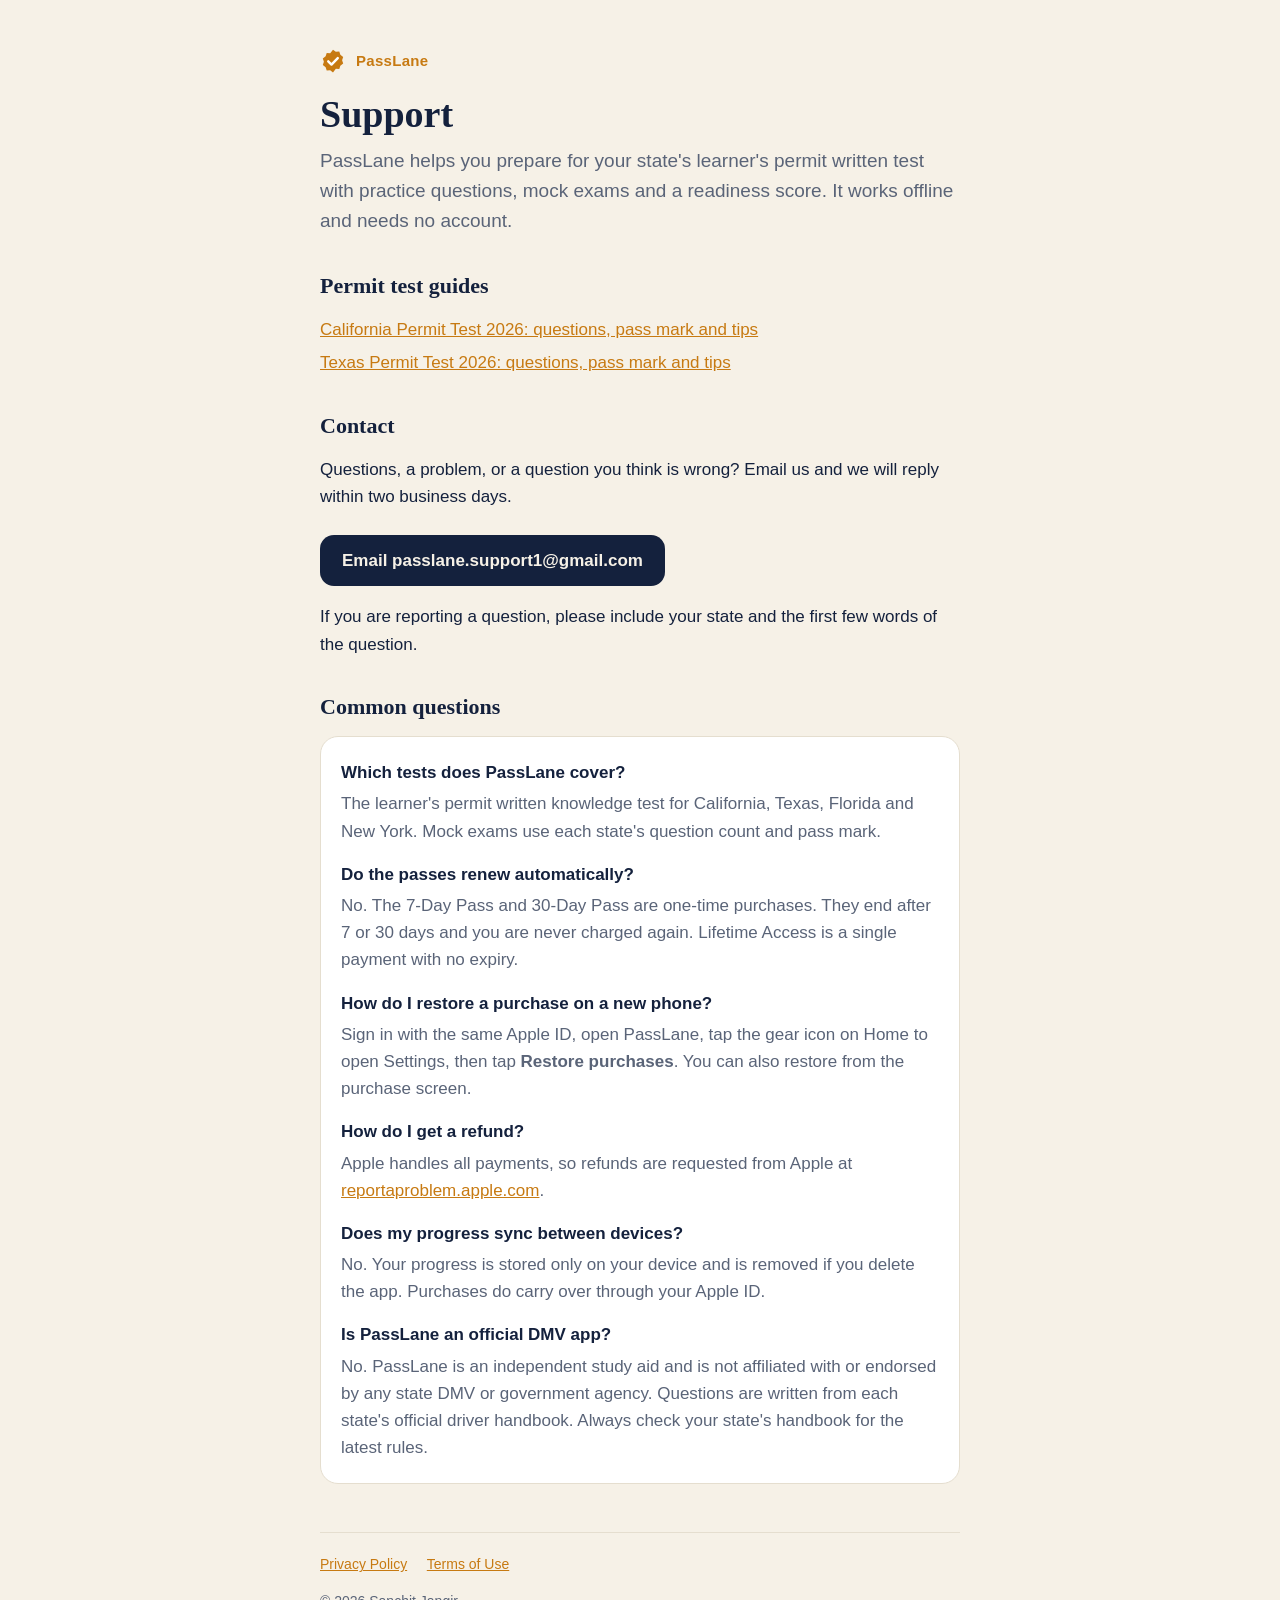
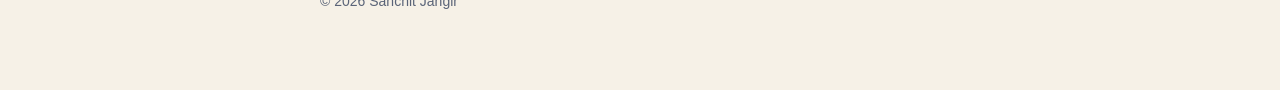
<file: index.html>
<!doctype html>
<html lang="en">
<head>
<meta charset="utf-8">
<meta name="viewport" content="width=device-width, initial-scale=1">
<title>PassLane Support</title>
<meta name="description" content="Help and contact for PassLane, the permit test practice app.">
<meta name="google-site-verification" content="j4LfufaXxkLrqQQERvVdQ6Fu5slyTYAczbZDl1T88Wg" />
<meta name="apple-itunes-app" content="app-id=6816725774">
<link rel="stylesheet" href="style.css">
</head>
<body>
<main>
<header>
  <a class="brand" href="./"><svg viewBox="0 0 24 24" aria-hidden="true"><path fill="currentColor" d="M12 1.5l2.6 1.9 3.2-.2 1 3.1 2.6 1.9-1 3.1 1 3.1-2.6 1.9-1 3.1-3.2-.2L12 22.5l-2.6-1.9-3.2.2-1-3.1-2.6-1.9 1-3.1-1-3.1 2.6-1.9 1-3.1 3.2.2z"/><path fill="none" stroke="#fff" stroke-width="2.2" stroke-linecap="round" stroke-linejoin="round" d="M7.6 12.3l3 3 5.8-6"/></svg> PassLane</a>
  <h1>Support</h1>
  <p class="lede">PassLane helps you prepare for your state's learner's permit written test with practice questions, mock exams and a readiness score. It works offline and needs no account.</p>
</header>

<h2>Permit test guides</h2>
<p class="guides">
  <a href="california-permit-test.html">California Permit Test 2026: questions, pass mark and tips</a>
  <a href="texas-permit-test.html">Texas Permit Test 2026: questions, pass mark and tips</a>
</p>

<h2>Contact</h2>
<p>Questions, a problem, or a question you think is wrong? Email us and we will reply within two business days.</p>
<a class="button" href="mailto:passlane.support1@gmail.com?subject=PassLane%20support">Email passlane.support1@gmail.com</a>
<p>If you are reporting a question, please include your state and the first few words of the question.</p>

<h2>Common questions</h2>
<div class="card">
  <h3>Which tests does PassLane cover?</h3>
  <p>The learner's permit written knowledge test for California, Texas, Florida and New York. Mock exams use each state's question count and pass mark.</p>

  <h3>Do the passes renew automatically?</h3>
  <p>No. The 7-Day Pass and 30-Day Pass are one-time purchases. They end after 7 or 30 days and you are never charged again. Lifetime Access is a single payment with no expiry.</p>

  <h3>How do I restore a purchase on a new phone?</h3>
  <p>Sign in with the same Apple ID, open PassLane, tap the gear icon on Home to open Settings, then tap <strong>Restore purchases</strong>. You can also restore from the purchase screen.</p>

  <h3>How do I get a refund?</h3>
  <p>Apple handles all payments, so refunds are requested from Apple at <a href="https://reportaproblem.apple.com">reportaproblem.apple.com</a>.</p>

  <h3>Does my progress sync between devices?</h3>
  <p>No. Your progress is stored only on your device and is removed if you delete the app. Purchases do carry over through your Apple ID.</p>

  <h3>Is PassLane an official DMV app?</h3>
  <p>No. PassLane is an independent study aid and is not affiliated with or endorsed by any state DMV or government agency. Questions are written from each state's official driver handbook. Always check your state's handbook for the latest rules.</p>
</div>

<footer>
  <a href="privacy.html">Privacy Policy</a>
  <a href="https://www.apple.com/legal/internet-services/itunes/dev/stdeula/">Terms of Use</a>
  <p>&copy; 2026 Sanchit Jangir</p>
</footer>
</main>
</body>
</html>
</file>
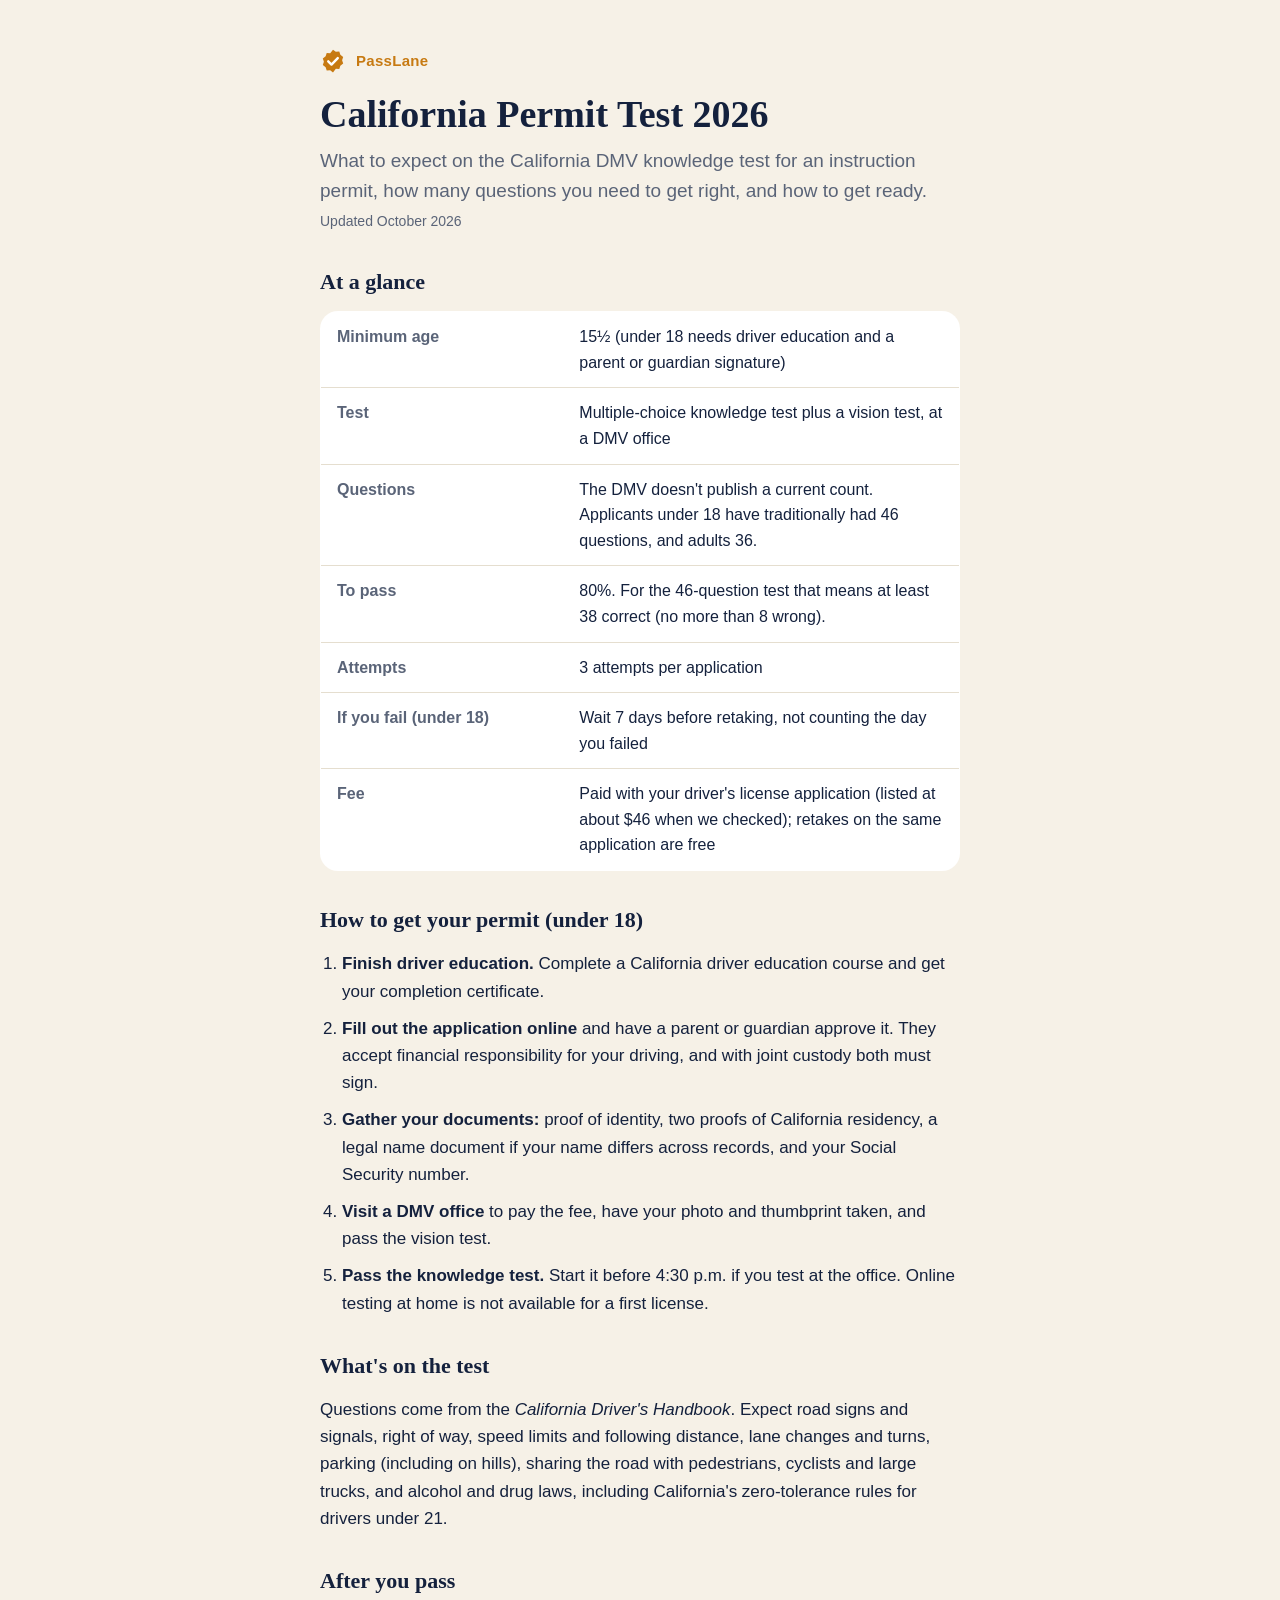
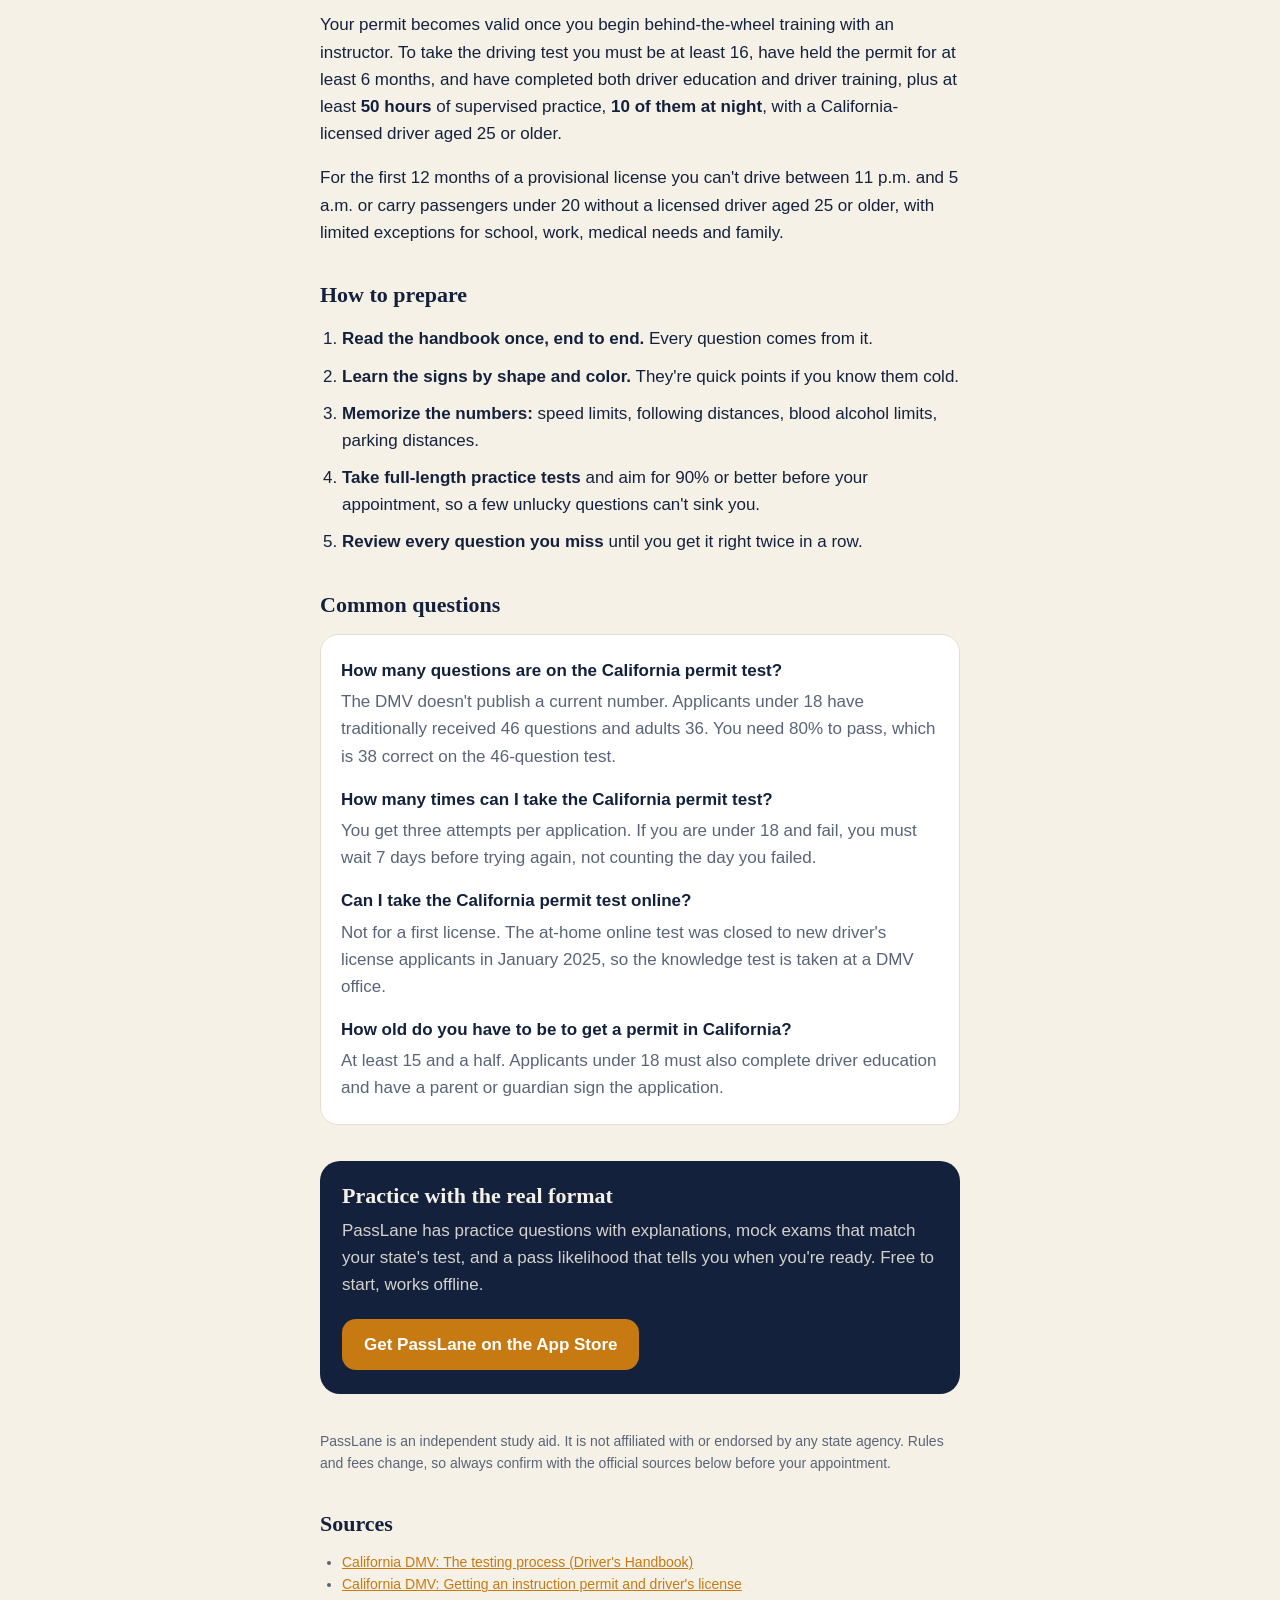
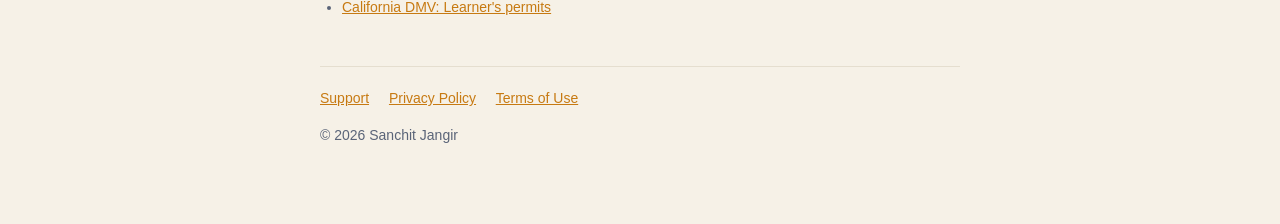
<file: california-permit-test.html>
<!doctype html>
<html lang="en">
<head>
<meta charset="utf-8">
<meta name="viewport" content="width=device-width, initial-scale=1">
<title>California Permit Test 2026: Questions, Pass Mark &amp; Tips | PassLane</title>
<meta name="description" content="California DMV permit test 2026: how many questions, the 80% pass mark, retake rules, documents and how to prepare.">
<meta name="apple-itunes-app" content="app-id=6816725774">
<link rel="canonical" href="https://oldmonk262.github.io/passlane/california-permit-test.html">
<link rel="stylesheet" href="style.css">
<script type="application/ld+json">{"@context": "https://schema.org", "@type": "FAQPage", "mainEntity": [{"@type": "Question", "name": "How many questions are on the California permit test?", "acceptedAnswer": {"@type": "Answer", "text": "The DMV doesn't publish a current number. Applicants under 18 have traditionally received 46 questions and adults 36. You need 80% to pass, which is 38 correct on the 46-question test."}}, {"@type": "Question", "name": "How many times can I take the California permit test?", "acceptedAnswer": {"@type": "Answer", "text": "You get three attempts per application. If you are under 18 and fail, you must wait 7 days before trying again, not counting the day you failed."}}, {"@type": "Question", "name": "Can I take the California permit test online?", "acceptedAnswer": {"@type": "Answer", "text": "Not for a first license. The at-home online test was closed to new driver's license applicants in January 2025, so the knowledge test is taken at a DMV office."}}, {"@type": "Question", "name": "How old do you have to be to get a permit in California?", "acceptedAnswer": {"@type": "Answer", "text": "At least 15 and a half. Applicants under 18 must also complete driver education and have a parent or guardian sign the application."}}]}</script>
</head>
<body>
<main>
<header>
  <a class="brand" href="./"><svg viewBox="0 0 24 24" aria-hidden="true"><path fill="currentColor" d="M12 1.5l2.6 1.9 3.2-.2 1 3.1 2.6 1.9-1 3.1 1 3.1-2.6 1.9-1 3.1-3.2-.2L12 22.5l-2.6-1.9-3.2.2-1-3.1-2.6-1.9 1-3.1-1-3.1 2.6-1.9 1-3.1 3.2.2z"/><path fill="none" stroke="#fff" stroke-width="2.2" stroke-linecap="round" stroke-linejoin="round" d="M7.6 12.3l3 3 5.8-6"/></svg> PassLane</a>
  <h1>California Permit Test 2026</h1>
  <p class="lede">What to expect on the California DMV knowledge test for an instruction permit, how many questions you need to get right, and how to get ready.</p>
  <p class="updated">Updated October 2026</p>
</header>

<h2>At a glance</h2>
<table class="facts">
  <tr><th>Minimum age</th><td>15&frac12; (under 18 needs driver education and a parent or guardian signature)</td></tr>
  <tr><th>Test</th><td>Multiple-choice knowledge test plus a vision test, at a DMV office</td></tr>
  <tr><th>Questions</th><td>The DMV doesn't publish a current count. Applicants under 18 have traditionally had 46 questions, and adults 36.</td></tr>
  <tr><th>To pass</th><td>80%. For the 46-question test that means at least 38 correct (no more than 8 wrong).</td></tr>
  <tr><th>Attempts</th><td>3 attempts per application</td></tr>
  <tr><th>If you fail (under 18)</th><td>Wait 7 days before retaking, not counting the day you failed</td></tr>
  <tr><th>Fee</th><td>Paid with your driver's license application (listed at about $46 when we checked); retakes on the same application are free</td></tr>
</table>

<h2>How to get your permit (under 18)</h2>
<ol class="steps">
  <li><strong>Finish driver education.</strong> Complete a California driver education course and get your completion certificate.</li>
  <li><strong>Fill out the application online</strong> and have a parent or guardian approve it. They accept financial responsibility for your driving, and with joint custody both must sign.</li>
  <li><strong>Gather your documents:</strong> proof of identity, two proofs of California residency, a legal name document if your name differs across records, and your Social Security number.</li>
  <li><strong>Visit a DMV office</strong> to pay the fee, have your photo and thumbprint taken, and pass the vision test.</li>
  <li><strong>Pass the knowledge test.</strong> Start it before 4:30 p.m. if you test at the office. Online testing at home is not available for a first license.</li>
</ol>

<h2>What's on the test</h2>
<p>Questions come from the <em>California Driver's Handbook</em>. Expect road signs and signals, right of way, speed limits and following distance, lane changes and turns, parking (including on hills), sharing the road with pedestrians, cyclists and large trucks, and alcohol and drug laws, including California's zero-tolerance rules for drivers under 21.</p>

<h2>After you pass</h2>
<p>Your permit becomes valid once you begin behind-the-wheel training with an instructor. To take the driving test you must be at least 16, have held the permit for at least 6 months, and have completed both driver education and driver training, plus at least <strong>50 hours</strong> of supervised practice, <strong>10 of them at night</strong>, with a California-licensed driver aged 25 or older.</p>
<p>For the first 12 months of a provisional license you can't drive between 11 p.m. and 5 a.m. or carry passengers under 20 without a licensed driver aged 25 or older, with limited exceptions for school, work, medical needs and family.</p>

<h2>How to prepare</h2>
<ol class="steps">
  <li><strong>Read the handbook once, end to end.</strong> Every question comes from it.</li>
  <li><strong>Learn the signs by shape and color.</strong> They're quick points if you know them cold.</li>
  <li><strong>Memorize the numbers:</strong> speed limits, following distances, blood alcohol limits, parking distances.</li>
  <li><strong>Take full-length practice tests</strong> and aim for 90% or better before your appointment, so a few unlucky questions can't sink you.</li>
  <li><strong>Review every question you miss</strong> until you get it right twice in a row.</li>
</ol>

<h2>Common questions</h2>
<div class="card">
  <h3>How many questions are on the California permit test?</h3>
  <p>The DMV doesn&#x27;t publish a current number. Applicants under 18 have traditionally received 46 questions and adults 36. You need 80% to pass, which is 38 correct on the 46-question test.</p>
  <h3>How many times can I take the California permit test?</h3>
  <p>You get three attempts per application. If you are under 18 and fail, you must wait 7 days before trying again, not counting the day you failed.</p>
  <h3>Can I take the California permit test online?</h3>
  <p>Not for a first license. The at-home online test was closed to new driver&#x27;s license applicants in January 2025, so the knowledge test is taken at a DMV office.</p>
  <h3>How old do you have to be to get a permit in California?</h3>
  <p>At least 15 and a half. Applicants under 18 must also complete driver education and have a parent or guardian sign the application.</p>
</div>

<div class="cta">
  <h2>Practice with the real format</h2>
  <p>PassLane has practice questions with explanations, mock exams that match your state's test, and a pass likelihood that tells you when you're ready. Free to start, works offline.</p>
  <a class="button" href="https://apps.apple.com/us/app/passlane-permit-test-prep/id6816725774?ppid=928ddafb-061c-44aa-aa28-fa295e3492d9">Get PassLane on the App Store</a>
</div>

<p class="note">PassLane is an independent study aid. It is not affiliated with or endorsed by any state agency. Rules and fees change, so always confirm with the official sources below before your appointment.</p>

<h2>Sources</h2>
<ul class="note">
  <li><a href="https://www.dmv.ca.gov/portal/handbook/california-driver-handbook/the-testing-process/">California DMV: The testing process (Driver&#x27;s Handbook)</a></li>
  <li><a href="https://www.dmv.ca.gov/portal/handbook/california-driver-handbook/getting-an-instruction-permit-and-drivers-license/">California DMV: Getting an instruction permit and driver&#x27;s license</a></li>
  <li><a href="https://www.dmv.ca.gov/portal/driver-licenses-identification-cards/driver-licenses-dl/learners-permits/">California DMV: Learner&#x27;s permits</a></li>
</ul>

<footer>
  <a href="./">Support</a>
  <a href="privacy.html">Privacy Policy</a>
  <a href="https://www.apple.com/legal/internet-services/itunes/dev/stdeula/">Terms of Use</a>
  <p>&copy; 2026 Sanchit Jangir</p>
</footer>
</main>
</body>
</html>
</file>
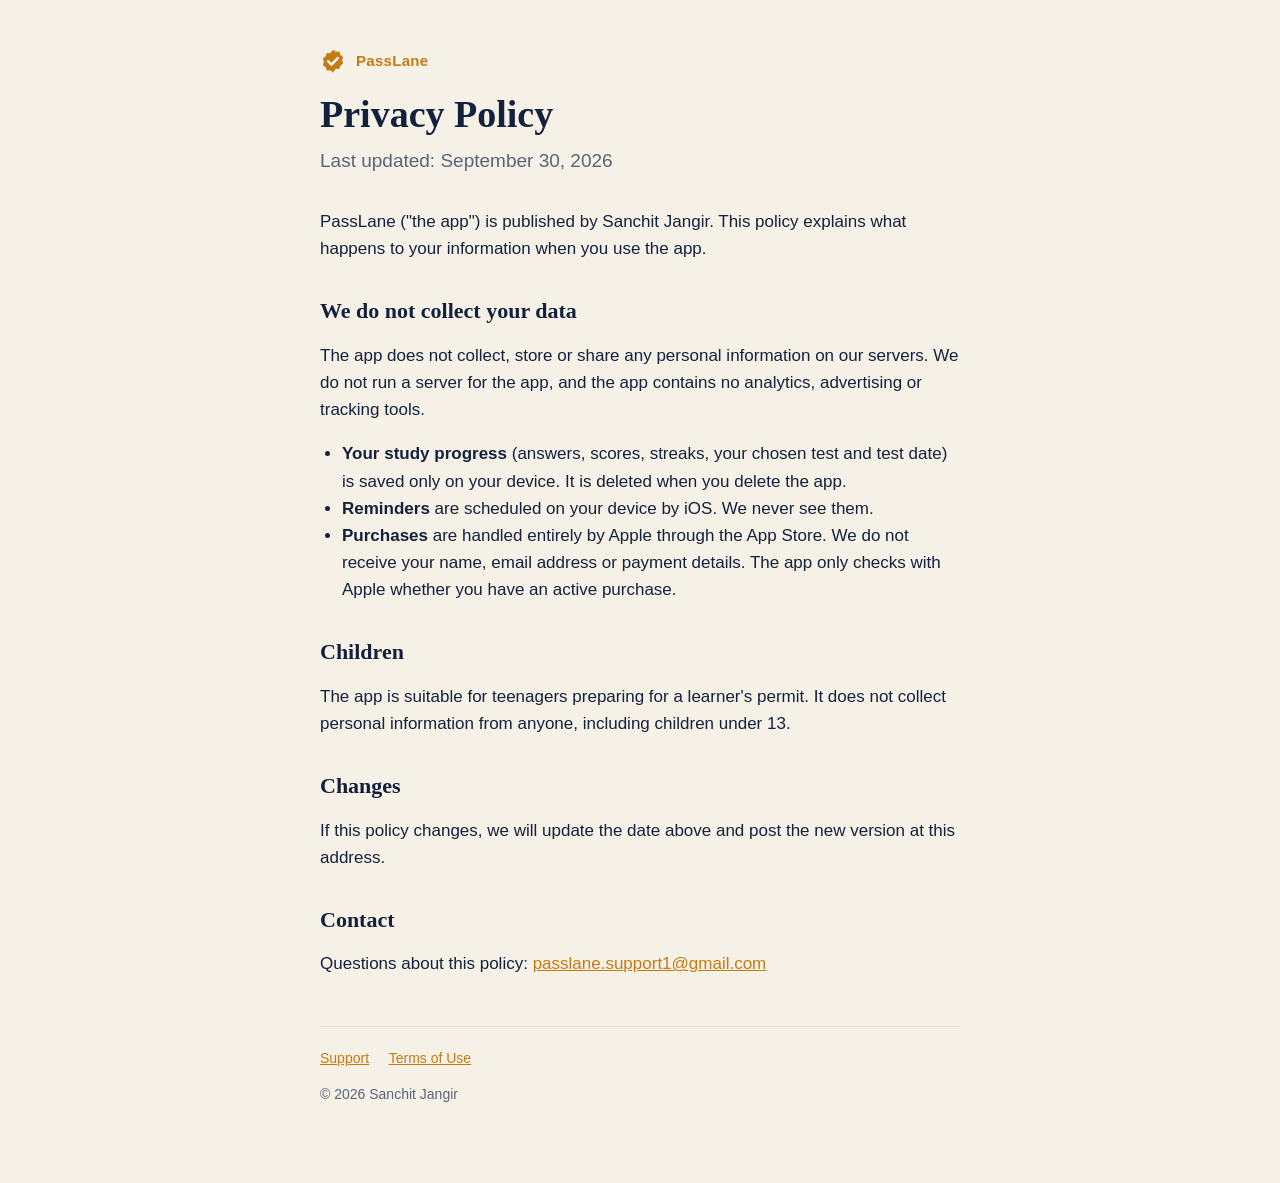
<file: privacy.html>
<!doctype html>
<html lang="en">
<head>
<meta charset="utf-8">
<meta name="viewport" content="width=device-width, initial-scale=1">
<title>PassLane Privacy Policy</title>
<meta name="description" content="PassLane does not collect your data.">
<link rel="stylesheet" href="style.css">
</head>
<body>
<main>
<header>
  <a class="brand" href="./"><svg viewBox="0 0 24 24" aria-hidden="true"><path fill="currentColor" d="M12 1.5l2.6 1.9 3.2-.2 1 3.1 2.6 1.9-1 3.1 1 3.1-2.6 1.9-1 3.1-3.2-.2L12 22.5l-2.6-1.9-3.2.2-1-3.1-2.6-1.9 1-3.1-1-3.1 2.6-1.9 1-3.1 3.2.2z"/><path fill="none" stroke="#fff" stroke-width="2.2" stroke-linecap="round" stroke-linejoin="round" d="M7.6 12.3l3 3 5.8-6"/></svg> PassLane</a>
  <h1>Privacy Policy</h1>
  <p class="lede">Last updated: September 30, 2026</p>
</header>

<p>PassLane ("the app") is published by Sanchit Jangir. This policy explains what happens to your information when you use the app.</p>

<h2>We do not collect your data</h2>
<p>The app does not collect, store or share any personal information on our servers. We do not run a server for the app, and the app contains no analytics, advertising or tracking tools.</p>
<ul>
  <li><strong>Your study progress</strong> (answers, scores, streaks, your chosen test and test date) is saved only on your device. It is deleted when you delete the app.</li>
  <li><strong>Reminders</strong> are scheduled on your device by iOS. We never see them.</li>
  <li><strong>Purchases</strong> are handled entirely by Apple through the App Store. We do not receive your name, email address or payment details. The app only checks with Apple whether you have an active purchase.</li>
</ul>

<h2>Children</h2>
<p>The app is suitable for teenagers preparing for a learner's permit. It does not collect personal information from anyone, including children under 13.</p>

<h2>Changes</h2>
<p>If this policy changes, we will update the date above and post the new version at this address.</p>

<h2>Contact</h2>
<p>Questions about this policy: <a href="mailto:passlane.support1@gmail.com">passlane.support1@gmail.com</a></p>

<footer>
  <a href="./">Support</a>
  <a href="https://www.apple.com/legal/internet-services/itunes/dev/stdeula/">Terms of Use</a>
  <p>&copy; 2026 Sanchit Jangir</p>
</footer>
</main>
</body>
</html>
</file>
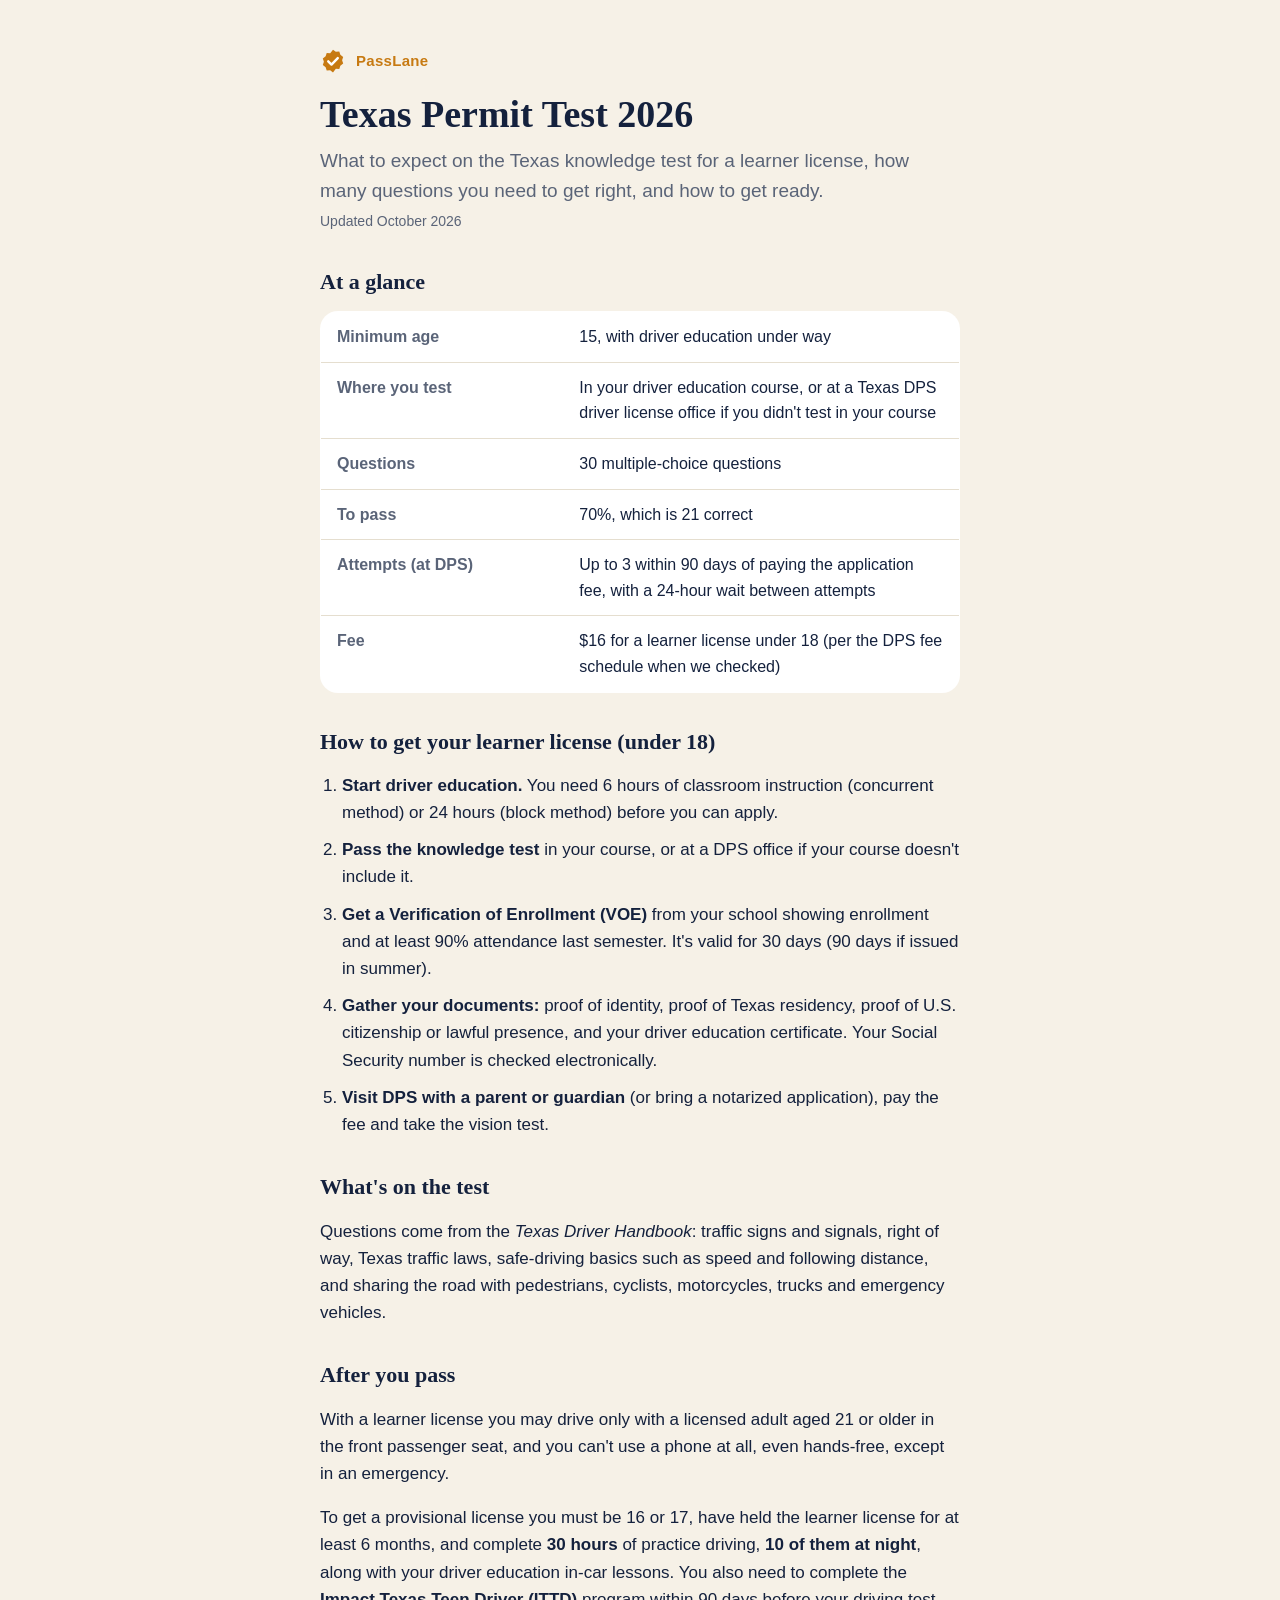
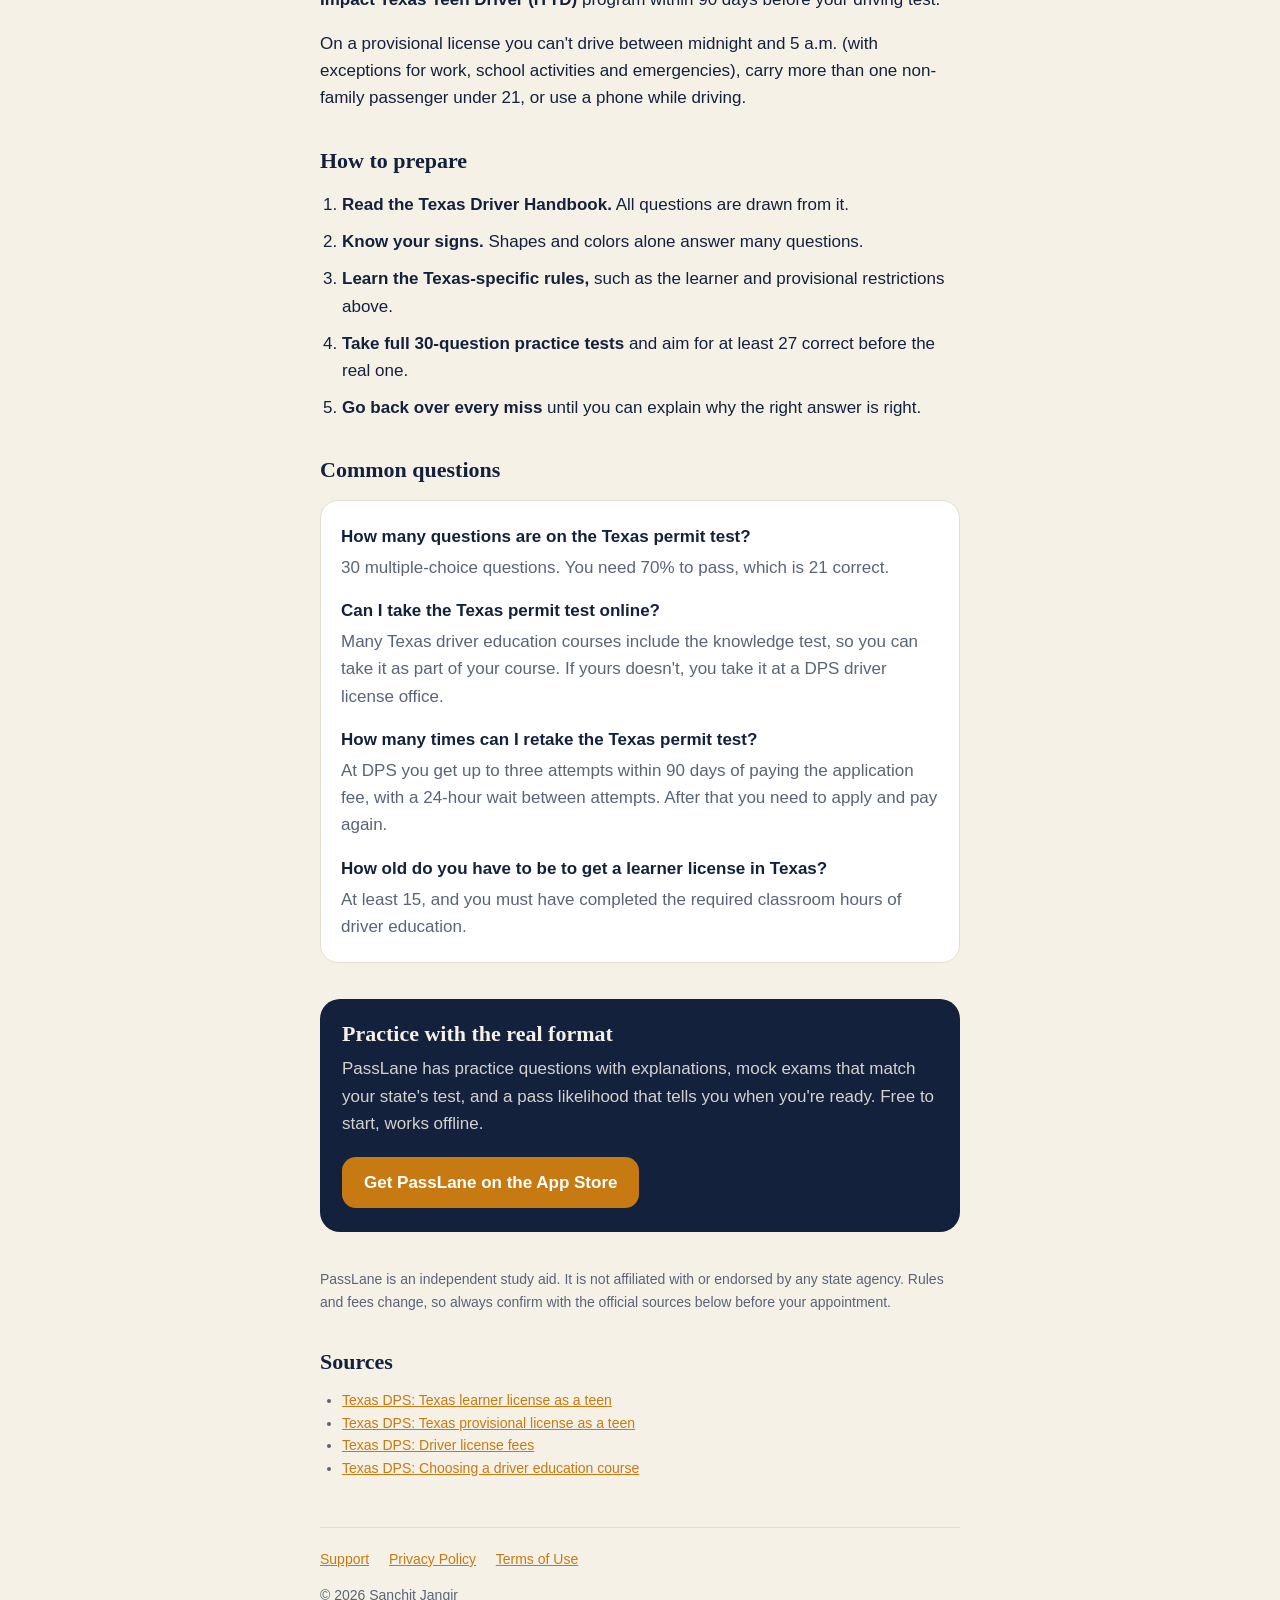
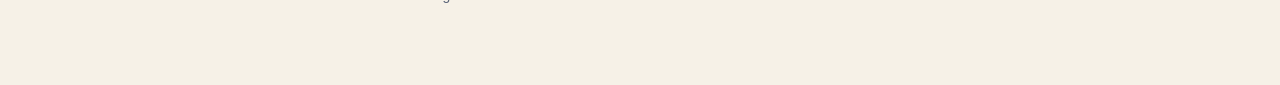
<file: texas-permit-test.html>
<!doctype html>
<html lang="en">
<head>
<meta charset="utf-8">
<meta name="viewport" content="width=device-width, initial-scale=1">
<title>Texas Permit Test 2026: 30 Questions, Pass Mark &amp; Tips | PassLane</title>
<meta name="description" content="Texas learner license test 2026: 30 questions, 21 to pass, retake rules, documents, fees and how to prepare.">
<meta name="apple-itunes-app" content="app-id=6816725774">
<link rel="canonical" href="https://oldmonk262.github.io/passlane/texas-permit-test.html">
<link rel="stylesheet" href="style.css">
<script type="application/ld+json">{"@context": "https://schema.org", "@type": "FAQPage", "mainEntity": [{"@type": "Question", "name": "How many questions are on the Texas permit test?", "acceptedAnswer": {"@type": "Answer", "text": "30 multiple-choice questions. You need 70% to pass, which is 21 correct."}}, {"@type": "Question", "name": "Can I take the Texas permit test online?", "acceptedAnswer": {"@type": "Answer", "text": "Many Texas driver education courses include the knowledge test, so you can take it as part of your course. If yours doesn't, you take it at a DPS driver license office."}}, {"@type": "Question", "name": "How many times can I retake the Texas permit test?", "acceptedAnswer": {"@type": "Answer", "text": "At DPS you get up to three attempts within 90 days of paying the application fee, with a 24-hour wait between attempts. After that you need to apply and pay again."}}, {"@type": "Question", "name": "How old do you have to be to get a learner license in Texas?", "acceptedAnswer": {"@type": "Answer", "text": "At least 15, and you must have completed the required classroom hours of driver education."}}]}</script>
</head>
<body>
<main>
<header>
  <a class="brand" href="./"><svg viewBox="0 0 24 24" aria-hidden="true"><path fill="currentColor" d="M12 1.5l2.6 1.9 3.2-.2 1 3.1 2.6 1.9-1 3.1 1 3.1-2.6 1.9-1 3.1-3.2-.2L12 22.5l-2.6-1.9-3.2.2-1-3.1-2.6-1.9 1-3.1-1-3.1 2.6-1.9 1-3.1 3.2.2z"/><path fill="none" stroke="#fff" stroke-width="2.2" stroke-linecap="round" stroke-linejoin="round" d="M7.6 12.3l3 3 5.8-6"/></svg> PassLane</a>
  <h1>Texas Permit Test 2026</h1>
  <p class="lede">What to expect on the Texas knowledge test for a learner license, how many questions you need to get right, and how to get ready.</p>
  <p class="updated">Updated October 2026</p>
</header>

<h2>At a glance</h2>
<table class="facts">
  <tr><th>Minimum age</th><td>15, with driver education under way</td></tr>
  <tr><th>Where you test</th><td>In your driver education course, or at a Texas DPS driver license office if you didn't test in your course</td></tr>
  <tr><th>Questions</th><td>30 multiple-choice questions</td></tr>
  <tr><th>To pass</th><td>70%, which is 21 correct</td></tr>
  <tr><th>Attempts (at DPS)</th><td>Up to 3 within 90 days of paying the application fee, with a 24-hour wait between attempts</td></tr>
  <tr><th>Fee</th><td>$16 for a learner license under 18 (per the DPS fee schedule when we checked)</td></tr>
</table>

<h2>How to get your learner license (under 18)</h2>
<ol class="steps">
  <li><strong>Start driver education.</strong> You need 6 hours of classroom instruction (concurrent method) or 24 hours (block method) before you can apply.</li>
  <li><strong>Pass the knowledge test</strong> in your course, or at a DPS office if your course doesn't include it.</li>
  <li><strong>Get a Verification of Enrollment (VOE)</strong> from your school showing enrollment and at least 90% attendance last semester. It's valid for 30 days (90 days if issued in summer).</li>
  <li><strong>Gather your documents:</strong> proof of identity, proof of Texas residency, proof of U.S. citizenship or lawful presence, and your driver education certificate. Your Social Security number is checked electronically.</li>
  <li><strong>Visit DPS with a parent or guardian</strong> (or bring a notarized application), pay the fee and take the vision test.</li>
</ol>

<h2>What's on the test</h2>
<p>Questions come from the <em>Texas Driver Handbook</em>: traffic signs and signals, right of way, Texas traffic laws, safe-driving basics such as speed and following distance, and sharing the road with pedestrians, cyclists, motorcycles, trucks and emergency vehicles.</p>

<h2>After you pass</h2>
<p>With a learner license you may drive only with a licensed adult aged 21 or older in the front passenger seat, and you can't use a phone at all, even hands-free, except in an emergency.</p>
<p>To get a provisional license you must be 16 or 17, have held the learner license for at least 6 months, and complete <strong>30 hours</strong> of practice driving, <strong>10 of them at night</strong>, along with your driver education in-car lessons. You also need to complete the <strong>Impact Texas Teen Driver (ITTD)</strong> program within 90 days before your driving test.</p>
<p>On a provisional license you can't drive between midnight and 5 a.m. (with exceptions for work, school activities and emergencies), carry more than one non-family passenger under 21, or use a phone while driving.</p>

<h2>How to prepare</h2>
<ol class="steps">
  <li><strong>Read the Texas Driver Handbook.</strong> All questions are drawn from it.</li>
  <li><strong>Know your signs.</strong> Shapes and colors alone answer many questions.</li>
  <li><strong>Learn the Texas-specific rules,</strong> such as the learner and provisional restrictions above.</li>
  <li><strong>Take full 30-question practice tests</strong> and aim for at least 27 correct before the real one.</li>
  <li><strong>Go back over every miss</strong> until you can explain why the right answer is right.</li>
</ol>

<h2>Common questions</h2>
<div class="card">
  <h3>How many questions are on the Texas permit test?</h3>
  <p>30 multiple-choice questions. You need 70% to pass, which is 21 correct.</p>
  <h3>Can I take the Texas permit test online?</h3>
  <p>Many Texas driver education courses include the knowledge test, so you can take it as part of your course. If yours doesn&#x27;t, you take it at a DPS driver license office.</p>
  <h3>How many times can I retake the Texas permit test?</h3>
  <p>At DPS you get up to three attempts within 90 days of paying the application fee, with a 24-hour wait between attempts. After that you need to apply and pay again.</p>
  <h3>How old do you have to be to get a learner license in Texas?</h3>
  <p>At least 15, and you must have completed the required classroom hours of driver education.</p>
</div>

<div class="cta">
  <h2>Practice with the real format</h2>
  <p>PassLane has practice questions with explanations, mock exams that match your state's test, and a pass likelihood that tells you when you're ready. Free to start, works offline.</p>
  <a class="button" href="https://apps.apple.com/us/app/passlane-permit-test-prep/id6816725774?ppid=54e38ba0-f349-4440-a66f-325911680c84">Get PassLane on the App Store</a>
</div>

<p class="note">PassLane is an independent study aid. It is not affiliated with or endorsed by any state agency. Rules and fees change, so always confirm with the official sources below before your appointment.</p>

<h2>Sources</h2>
<ul class="note">
  <li><a href="https://www.dps.texas.gov/section/driver-license/texas-learners-license-teen">Texas DPS: Texas learner license as a teen</a></li>
  <li><a href="https://www.dps.texas.gov/section/driver-license/texas-provisional-license-teen">Texas DPS: Texas provisional license as a teen</a></li>
  <li><a href="https://www.dps.texas.gov/section/driver-license/driver-license-fees">Texas DPS: Driver license fees</a></li>
  <li><a href="https://www.dps.texas.gov/section/driver-license/choosing-driver-education-course">Texas DPS: Choosing a driver education course</a></li>
</ul>

<footer>
  <a href="./">Support</a>
  <a href="privacy.html">Privacy Policy</a>
  <a href="https://www.apple.com/legal/internet-services/itunes/dev/stdeula/">Terms of Use</a>
  <p>&copy; 2026 Sanchit Jangir</p>
</footer>
</main>
</body>
</html>
</file>
<file: style.css>
:root {
  --paper: #F6F1E7; --card: #FFFFFF; --stroke: #E5DECF;
  --ink: #14213D; --ink2: #5A6478; --accent: #C77A12;
}
@media (prefers-color-scheme: dark) {
  :root { --paper: #0F1217; --card: #1A1F27; --stroke: #2A313C;
          --ink: #F1EDE3; --ink2: #A3ABBA; --accent: #F2AB4C; }
}
* { box-sizing: border-box; }
body {
  margin: 0; background: var(--paper); color: var(--ink);
  font: 17px/1.6 -apple-system, BlinkMacSystemFont, "Segoe UI", Roboto, Helvetica, Arial, sans-serif;
  -webkit-text-size-adjust: 100%;
}
main { max-width: 680px; margin: 0 auto; padding: 48px 20px 64px; }
header { margin-bottom: 32px; }
.brand { display: flex; align-items: center; gap: 10px; color: var(--accent);
         font-weight: 600; text-decoration: none; font-size: 15px; letter-spacing: .02em; }
.brand svg { width: 26px; height: 26px; }
h1, h2 { font-family: "New York", "Iowan Old Style", Georgia, serif; line-height: 1.2; }
h1 { font-size: 38px; margin: 18px 0 8px; }
h2 { font-size: 22px; margin: 36px 0 8px; }
.lede { color: var(--ink2); font-size: 19px; margin: 0; }
.card { background: var(--card); border: 1px solid var(--stroke); border-radius: 18px;
        padding: 6px 20px; margin: 16px 0; }
.card h3 { font-size: 17px; margin: 16px 0 4px; }
.card p { margin: 0 0 16px; color: var(--ink2); }
a { color: var(--accent); }
.button { display: inline-block; background: var(--ink); color: var(--paper); text-decoration: none;
          padding: 12px 22px; border-radius: 14px; font-weight: 600; margin-top: 8px; }
ul { padding-left: 22px; }
footer { margin-top: 48px; padding-top: 20px; border-top: 1px solid var(--stroke);
         color: var(--ink2); font-size: 14px; }
footer a { margin-right: 16px; }
.updated { color: var(--ink2); font-size: 14px; margin-top: 4px; }
table.facts { width: 100%; border-collapse: collapse; background: var(--card);
  border: 1px solid var(--stroke); border-radius: 18px; overflow: hidden; margin: 16px 0; font-size: 16px; }
table.facts th, table.facts td { text-align: left; padding: 12px 16px; border-bottom: 1px solid var(--stroke); vertical-align: top; }
table.facts tr:last-child th, table.facts tr:last-child td { border-bottom: none; }
table.facts th { width: 38%; color: var(--ink2); font-weight: 600; }
ol.steps { padding-left: 22px; }
ol.steps li { margin-bottom: 10px; }
.cta { background: var(--ink); color: var(--paper); border-radius: 20px; padding: 22px 22px 24px; margin: 36px 0; }
.cta h2 { margin-top: 0; color: var(--paper); }
.cta p { color: var(--paper); opacity: .85; margin: 6px 0 12px; }
.cta .button { background: var(--accent); color: #fff; }
.note { font-size: 14px; color: var(--ink2); }
.guides a { display: block; margin: 6px 0; }
</file>
